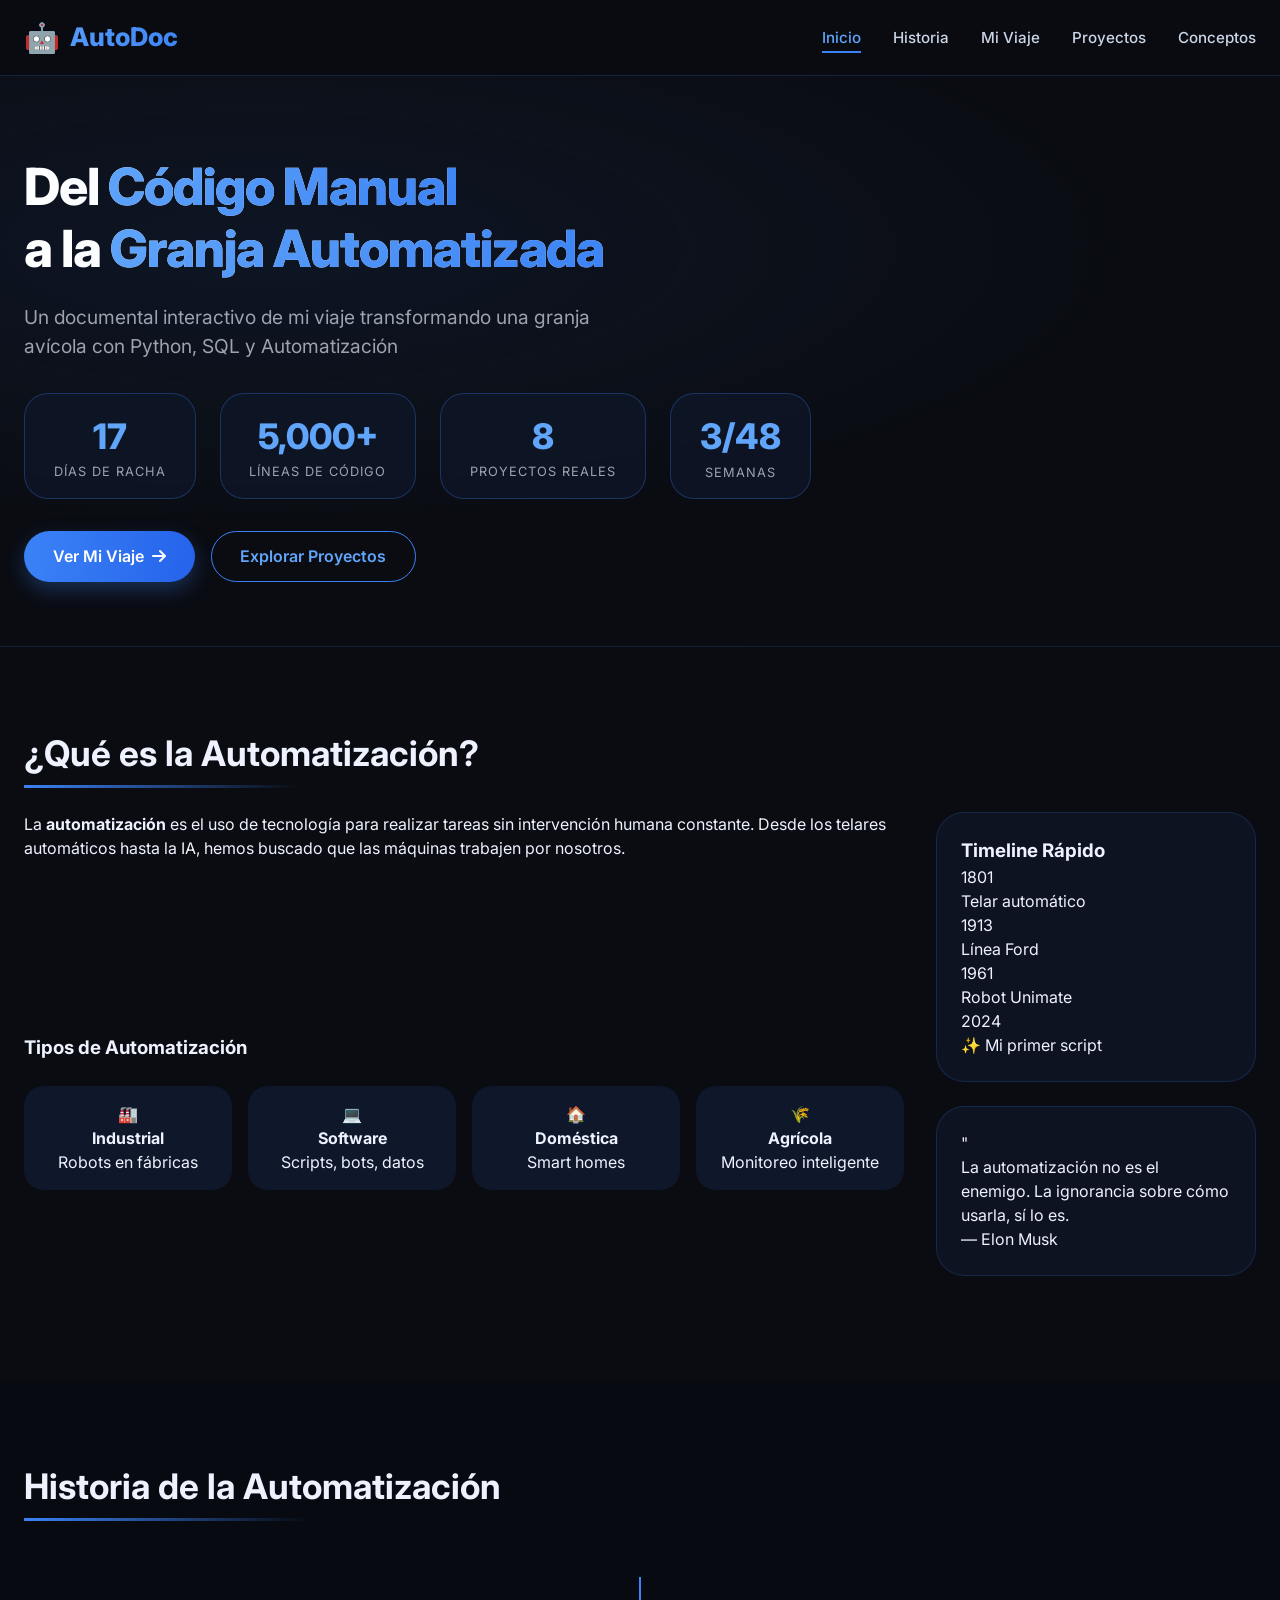
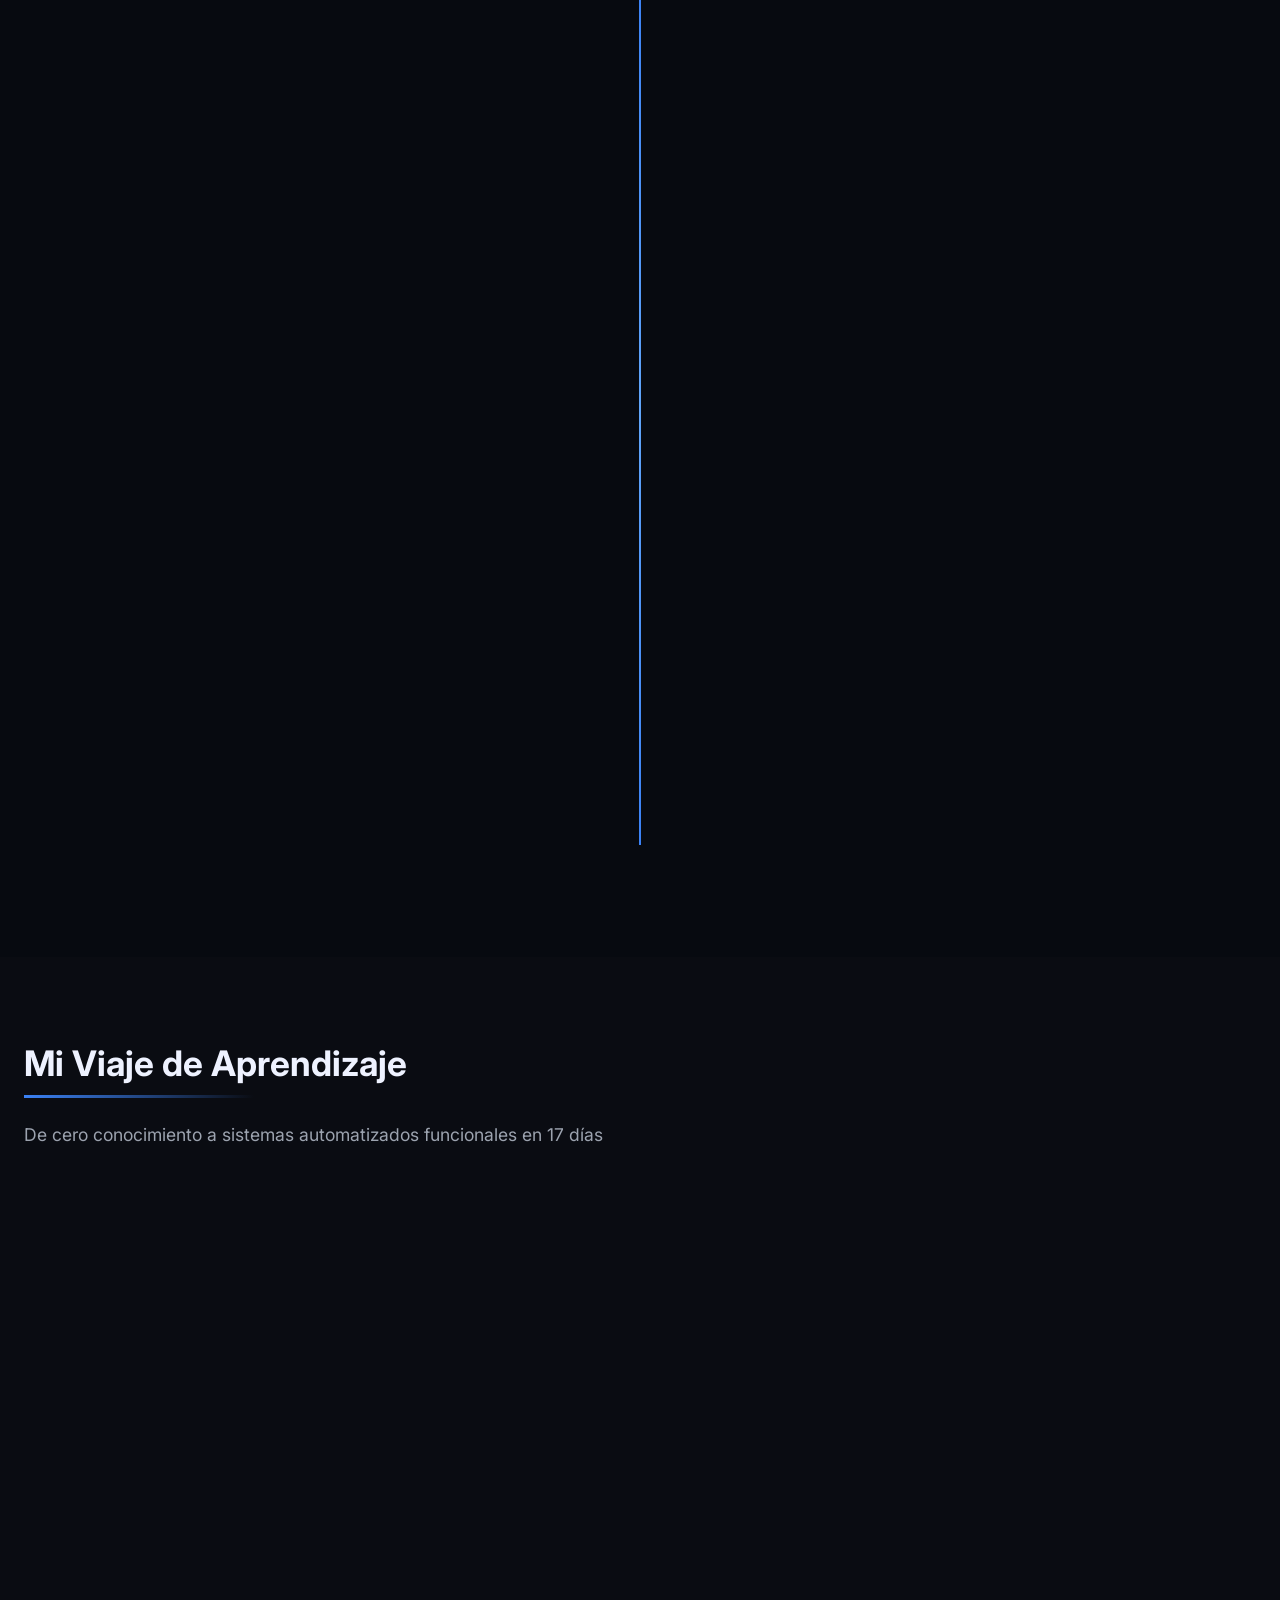
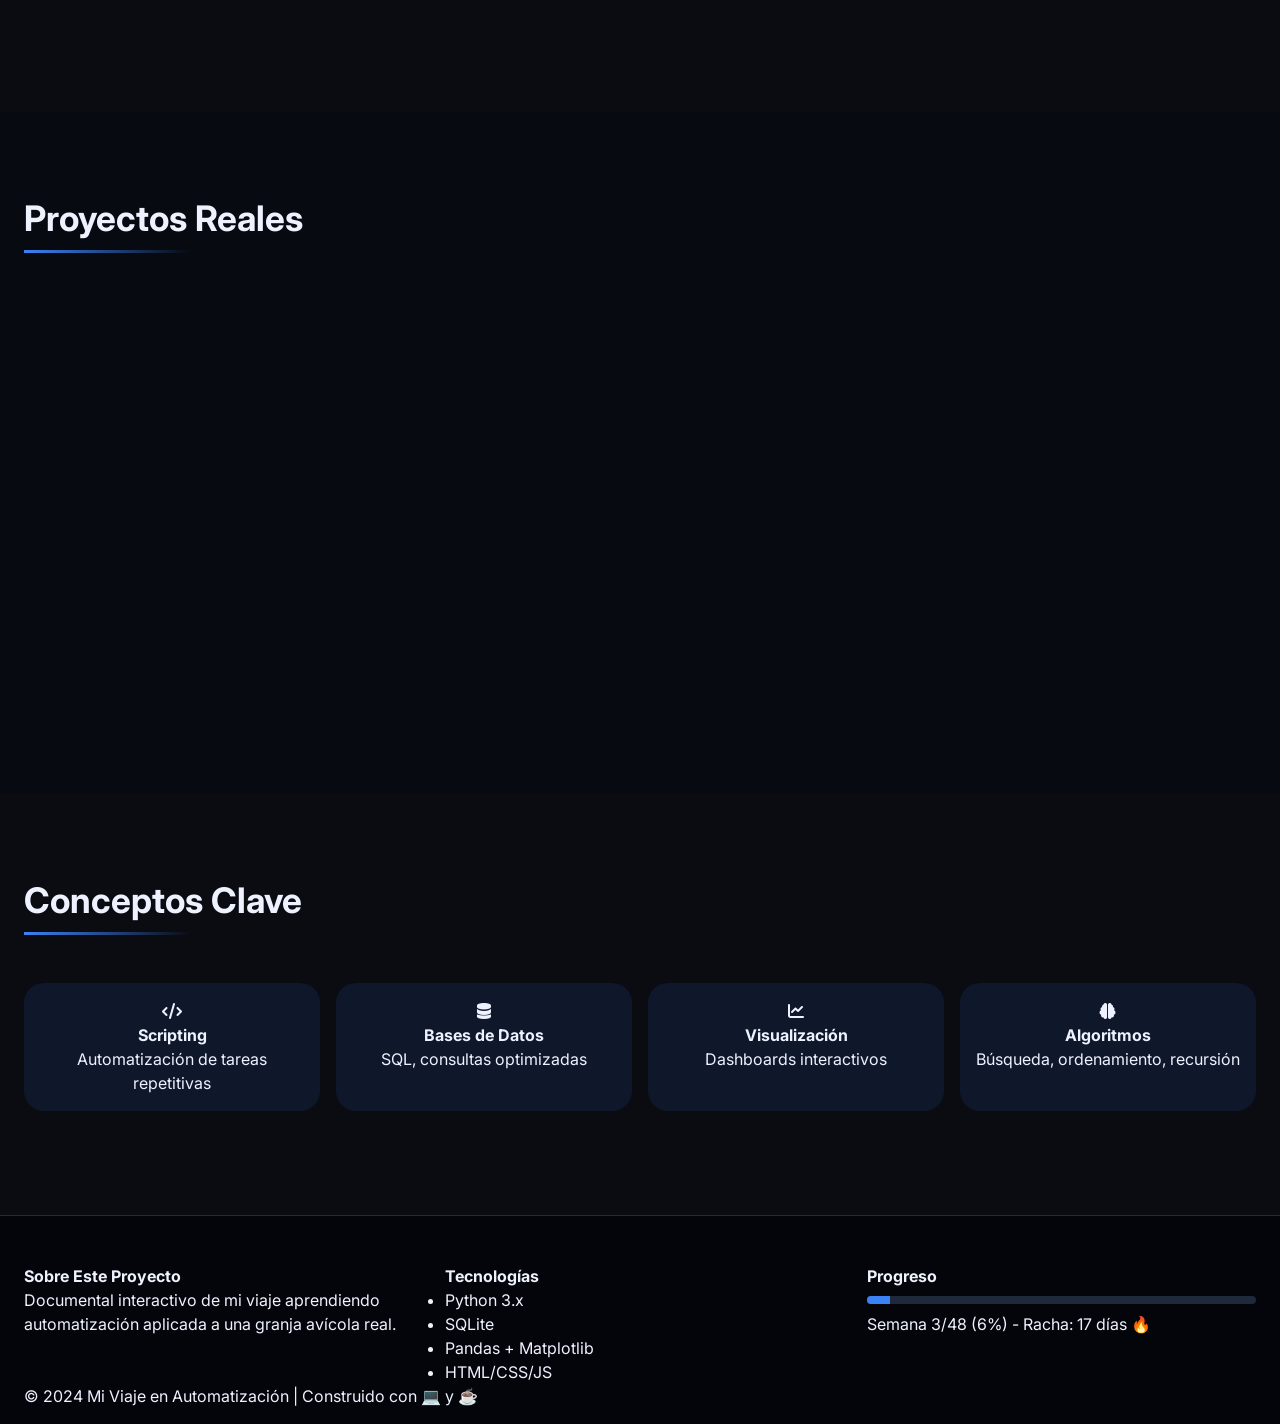
<file: index.html>
<!DOCTYPE html>
<html lang="es">
<head>
    <meta charset="UTF-8">
    <meta name="viewport" content="width=device-width, initial-scale=1.0, viewport-fit=cover">
    <title>Mi Viaje en Automatización | Del Código a la Granja Inteligente</title>
    <!-- Google Fonts + Font Awesome -->
    <link href="https://fonts.googleapis.com/css2?family=Inter:opsz,wght@14..32,300;14..32,400;14..32,500;14..32,600;14..32,700;14..32,800&display=swap" rel="stylesheet">
    <link rel="stylesheet" href="https://cdnjs.cloudflare.com/ajax/libs/font-awesome/6.0.0-beta3/css/all.min.css">
    <style>
        * {
            margin: 0;
            padding: 0;
            box-sizing: border-box;
        }

        body {
            font-family: 'Inter', sans-serif;
            background: #0a0c12;
            color: #eef2ff;
            line-height: 1.5;
            scroll-behavior: smooth;
            overflow-x: hidden;
        }

        /* custom scrollbar */
        ::-webkit-scrollbar {
            width: 8px;
        }
        ::-webkit-scrollbar-track {
            background: #11161f;
        }
        ::-webkit-scrollbar-thumb {
            background: #3b82f6;
            border-radius: 10px;
        }

        .container {
            max-width: 1280px;
            margin: 0 auto;
            padding: 0 24px;
        }

        /* ========== NAVBAR ========== */
        .navbar {
            position: sticky;
            top: 0;
            z-index: 100;
            background: rgba(10, 12, 18, 0.85);
            backdrop-filter: blur(16px);
            border-bottom: 1px solid rgba(59, 130, 246, 0.2);
            padding: 1rem 0;
            transition: all 0.2s;
        }
        .navbar .container {
            display: flex;
            justify-content: space-between;
            align-items: center;
            flex-wrap: wrap;
        }
        .logo {
            display: flex;
            align-items: center;
            gap: 10px;
            font-weight: 800;
            font-size: 1.6rem;
            background: linear-gradient(135deg, #60a5fa, #3b82f6);
            -webkit-background-clip: text;
            background-clip: text;
            color: transparent;
        }
        .logo-emoji {
            font-size: 1.8rem;
            background: none;
            -webkit-background-clip: unset;
            color: #60a5fa;
        }
        .nav-links {
            display: flex;
            gap: 2rem;
            list-style: none;
        }
        .nav-links a {
            text-decoration: none;
            font-weight: 500;
            color: #cbd5e6;
            transition: 0.2s;
            font-size: 0.95rem;
        }
        .nav-links a:hover, .nav-links a.active {
            color: #60a5fa;
            border-bottom: 2px solid #3b82f6;
            padding-bottom: 4px;
        }
        .menu-btn {
            display: none;
            font-size: 1.6rem;
            background: none;
            border: none;
            color: white;
            cursor: pointer;
        }
        @media (max-width: 768px) {
            .nav-links {
                display: none;
                width: 100%;
                flex-direction: column;
                align-items: center;
                gap: 1rem;
                padding: 1rem 0;
            }
            .nav-links.show {
                display: flex;
            }
            .menu-btn {
                display: block;
            }
        }

        /* ========== HERO ========== */
        .hero {
            padding: 5rem 0 4rem;
            background: radial-gradient(ellipse 70% 50% at 20% 30%, rgba(59,130,246,0.08), transparent);
            border-bottom: 1px solid rgba(59,130,246,0.15);
        }
        .hero-title {
            font-size: 3.2rem;
            font-weight: 800;
            line-height: 1.2;
            letter-spacing: -0.02em;
            background: linear-gradient(to right, #ffffff, #a5c9ff);
            -webkit-background-clip: text;
            background-clip: text;
            color: transparent;
        }
        .highlight {
            background: linear-gradient(135deg, #60a5fa, #3b82f6);
            -webkit-background-clip: text;
            background-clip: text;
            color: transparent;
        }
        .hero-subtitle {
            font-size: 1.2rem;
            color: #9ca3af;
            max-width: 600px;
            margin: 1.5rem 0 2rem;
        }
        .hero-stats {
            display: flex;
            flex-wrap: wrap;
            gap: 1.5rem;
            margin: 2rem 0;
        }
        .stat-card {
            background: rgba(15, 23, 42, 0.7);
            backdrop-filter: blur(4px);
            border: 1px solid rgba(59,130,246,0.3);
            border-radius: 24px;
            padding: 1rem 1.8rem;
            text-align: center;
            transition: all 0.2s;
        }
        .stat-card:hover {
            border-color: #3b82f6;
            transform: translateY(-4px);
            background: rgba(59,130,246,0.1);
        }
        .stat-number {
            font-size: 2.2rem;
            font-weight: 800;
            color: #60a5fa;
        }
        .stat-label {
            font-size: 0.8rem;
            text-transform: uppercase;
            letter-spacing: 1px;
            color: #9ca3af;
        }
        .cta-buttons {
            display: flex;
            gap: 1rem;
            flex-wrap: wrap;
        }
        .btn {
            padding: 0.8rem 1.8rem;
            border-radius: 40px;
            font-weight: 600;
            text-decoration: none;
            transition: all 0.2s;
            display: inline-flex;
            align-items: center;
            gap: 8px;
        }
        .btn-primary {
            background: linear-gradient(95deg, #3b82f6, #2563eb);
            color: white;
            box-shadow: 0 8px 20px rgba(59,130,246,0.3);
        }
        .btn-primary:hover {
            transform: translateY(-2px);
            box-shadow: 0 12px 28px rgba(59,130,246,0.4);
        }
        .btn-secondary {
            border: 1px solid #3b82f6;
            color: #60a5fa;
            background: transparent;
        }
        .btn-secondary:hover {
            background: rgba(59,130,246,0.1);
            transform: translateY(-2px);
        }

        /* section */
        .section {
            padding: 5rem 0;
        }
        .section-dark {
            background: #070a10;
        }
        .section-title {
            font-size: 2.2rem;
            font-weight: 700;
            margin-bottom: 2rem;
            position: relative;
            display: inline-block;
        }
        .section-title:after {
            content: '';
            position: absolute;
            bottom: -8px;
            left: 0;
            width: 60%;
            height: 3px;
            background: linear-gradient(90deg, #3b82f6, transparent);
        }
        .section-subtitle {
            color: #9ca3af;
            margin-bottom: 2rem;
            font-size: 1.1rem;
        }
        /* grid & cards */
        .content-grid {
            display: grid;
            grid-template-columns: 1fr 320px;
            gap: 2rem;
        }
        @media (max-width: 900px) {
            .content-grid {
                grid-template-columns: 1fr;
            }
        }
        .definition-card, .timeline-preview, .quote-card {
            background: rgba(18, 25, 45, 0.6);
            backdrop-filter: blur(8px);
            border-radius: 28px;
            border: 1px solid rgba(59,130,246,0.2);
            padding: 1.5rem;
            margin-bottom: 1.5rem;
        }
        .automation-types {
            display: grid;
            grid-template-columns: repeat(auto-fit, minmax(180px,1fr));
            gap: 1rem;
            margin: 1.5rem 0;
        }
        .type-card {
            background: #0f172a;
            border-radius: 20px;
            padding: 1rem;
            text-align: center;
            transition: 0.2s;
        }
        .type-card:hover { transform: translateY(-5px); border: 1px solid #3b82f6; }

        /* timeline */
        .timeline-container {
            position: relative;
            max-width: 1000px;
            margin: 2rem auto;
        }
        .timeline-container::before {
            content: '';
            position: absolute;
            left: 50%;
            transform: translateX(-50%);
            width: 2px;
            height: 100%;
            background: linear-gradient(to bottom, #3b82f6, #60a5fa, #3b82f6);
        }
        .timeline-block {
            display: flex;
            justify-content: flex-end;
            position: relative;
            margin-bottom: 2rem;
            width: 50%;
        }
        .timeline-block.left {
            left: 0;
            justify-content: flex-start;
        }
        .timeline-block.right {
            left: 50%;
        }
        .timeline-content {
            background: #0f172a;
            border-radius: 20px;
            padding: 1rem 1.5rem;
            width: 85%;
            border: 1px solid rgba(59,130,246,0.2);
            transition: 0.2s;
        }
        .timeline-content:hover {
            border-color: #3b82f6;
            transform: scale(1.02);
        }
        .timeline-tag {
            background: #1e293b;
            padding: 0.2rem 0.8rem;
            border-radius: 30px;
            font-size: 0.7rem;
        }
        @media (max-width: 700px) {
            .timeline-container::before { left: 20px; }
            .timeline-block { width: 100%; left: 0 !important; justify-content: flex-start; padding-left: 40px; }
            .timeline-block.right { left: 0; }
        }
        /* journey cards */
        .journey-grid {
            display: grid;
            grid-template-columns: repeat(auto-fit, minmax(260px, 1fr));
            gap: 1.8rem;
        }
        .week-card {
            background: #0f172a;
            border-radius: 28px;
            padding: 1.6rem;
            border: 1px solid #1e2d47;
            transition: all 0.25s;
        }
        .week-card:hover {
            border-color: #3b82f6;
            transform: translateY(-6px);
        }
        .week-header {
            display: flex;
            justify-content: space-between;
            margin-bottom: 1rem;
        }
        .week-number {
            font-weight: 800;
            background: #3b82f620;
            padding: 0.2rem 0.8rem;
            border-radius: 40px;
        }
        .week-status {
            color: #34d399;
        }
        .achievements {
            margin: 1rem 0;
            padding-left: 1.2rem;
        }
        .achievements li {
            margin: 0.5rem 0;
        }
        /* projects */
        .projects-grid {
            display: grid;
            grid-template-columns: repeat(auto-fit, minmax(320px, 1fr));
            gap: 2rem;
        }
        .project-card {
            background: #0f172a;
            border-radius: 28px;
            overflow: hidden;
            transition: 0.25s;
        }
        .project-card.featured {
            border: 1px solid #3b82f6;
            box-shadow: 0 0 20px rgba(59,130,246,0.2);
        }
        .project-image {
            background: linear-gradient(145deg, #1e293b, #0f172a);
            padding: 2rem;
            text-align: center;
            font-size: 3rem;
        }
        .project-badge {
            background: #3b82f6;
            display: inline-block;
            padding: 0.2rem 0.8rem;
            border-radius: 40px;
            font-size: 0.7rem;
        }
        .project-content {
            padding: 1.5rem;
        }
        .project-tags {
            display: flex;
            gap: 0.6rem;
            flex-wrap: wrap;
            margin: 1rem 0;
        }
        .tag {
            background: #1e293b;
            padding: 0.2rem 0.8rem;
            border-radius: 30px;
            font-size: 0.7rem;
        }
        .footer {
            background: #03050a;
            padding: 3rem 0 1rem;
            border-top: 1px solid #1e2d47;
        }
        .footer-content {
            display: grid;
            grid-template-columns: repeat(auto-fit, minmax(200px,1fr));
            gap: 2rem;
        }
        .progress-bar {
            background: #1e293b;
            border-radius: 20px;
            height: 8px;
            overflow: hidden;
            margin: 0.5rem 0;
        }
        .progress-fill {
            background: #3b82f6;
            width: 6%;
            height: 100%;
        }
        .back-to-top {
            position: fixed;
            bottom: 2rem;
            right: 2rem;
            background: #3b82f6;
            width: 44px;
            height: 44px;
            border-radius: 30px;
            display: flex;
            align-items: center;
            justify-content: center;
            cursor: pointer;
            opacity: 0;
            transition: 0.2s;
            box-shadow: 0 4px 12px black;
        }
        .back-to-top.show {
            opacity: 1;
        }
        /* animations */
        .fade-up {
            opacity: 0;
            transform: translateY(30px);
            transition: opacity 0.6s ease, transform 0.6s ease;
        }
        .fade-up.visible {
            opacity: 1;
            transform: translateY(0);
        }
    </style>
</head>
<body>

<nav class="navbar">
    <div class="container">
        <div class="logo">
            <span class="logo-emoji">🤖</span>
            <span class="logo-text">AutoDoc</span>
        </div>
        <button class="menu-btn" id="menuToggle"><i class="fas fa-bars"></i></button>
        <ul class="nav-links" id="navLinks">
            <li><a href="#inicio">Inicio</a></li>
            <li><a href="#historia">Historia</a></li>
            <li><a href="#mi-viaje">Mi Viaje</a></li>
            <li><a href="#proyectos">Proyectos</a></li>
            <li><a href="#conceptos">Conceptos</a></li>
        </ul>
    </div>
</nav>

<section id="inicio" class="hero">
    <div class="container">
        <div class="hero-content">
            <h1 class="hero-title">
                Del <span class="highlight">Código Manual</span><br>
                a la <span class="highlight">Granja Automatizada</span>
            </h1>
            <p class="hero-subtitle">
                Un documental interactivo de mi viaje transformando una granja avícola 
                con Python, SQL y Automatización
            </p>
            <div class="hero-stats">
                <div class="stat-card"><div class="stat-number" id="diasRacha">17</div><div class="stat-label">Días de Racha</div></div>
                <div class="stat-card"><div class="stat-number" id="lineasCodigo">5,000+</div><div class="stat-label">Líneas de Código</div></div>
                <div class="stat-card"><div class="stat-number" id="proyectos">8</div><div class="stat-label">Proyectos Reales</div></div>
                <div class="stat-card"><div class="stat-number" id="semanas">3/48</div><div class="stat-label">Semanas</div></div>
            </div>
            <div class="cta-buttons">
                <a href="#mi-viaje" class="btn btn-primary">Ver Mi Viaje <i class="fas fa-arrow-right"></i></a>
                <a href="#proyectos" class="btn btn-secondary">Explorar Proyectos</a>
            </div>
        </div>
    </div>
</section>

<!-- seccion automatización -->
<section class="section">
    <div class="container">
        <h2 class="section-title">¿Qué es la Automatización?</h2>
        <div class="content-grid">
            <div class="content-main">
                <p class="intro-text">La <strong>automatización</strong> es el uso de tecnología para realizar tareas sin intervención humana constante. Desde los telares automáticos hasta la IA, hemos buscado que las máquinas trabajen por nosotros.</p>
                <div class="definition-card">
                    <div class="definition-icon">🎯</div>
                    <div class="definition-content"><h3>En mi contexto</h3><p>Transformar procesos manuales de una granja avícola (contar huevos, registrar mortalidad, generar reportes) en sistemas automatizados que funcionan con un clic.</p></div>
                </div>
                <h3>Tipos de Automatización</h3>
                <div class="automation-types">
                    <div class="type-card"><div class="type-icon">🏭</div><h4>Industrial</h4><p>Robots en fábricas</p></div>
                    <div class="type-card"><div class="type-icon">💻</div><h4>Software</h4><p>Scripts, bots, datos</p></div>
                    <div class="type-card"><div class="type-icon">🏠</div><h4>Doméstica</h4><p>Smart homes</p></div>
                    <div class="type-card"><div class="type-icon">🌾</div><h4>Agrícola</h4><p>Monitoreo inteligente</p></div>
                </div>
            </div>
            <aside class="sidebar">
                <div class="timeline-preview"><h3>Timeline Rápido</h3>
                    <div class="timeline-item"><div class="year">1801</div><div class="event">Telar automático</div></div>
                    <div class="timeline-item"><div class="year">1913</div><div class="event">Línea Ford</div></div>
                    <div class="timeline-item"><div class="year">1961</div><div class="event">Robot Unimate</div></div>
                    <div class="timeline-item"><div class="year">2024</div><div class="event highlight-event">✨ Mi primer script</div></div>
                </div>
                <div class="quote-card"><div class="quote-icon">"</div><p class="quote-text">La automatización no es el enemigo. La ignorancia sobre cómo usarla, sí lo es.</p><p class="quote-author">— Elon Musk</p></div>
            </aside>
        </div>
    </div>
</section>

<section id="historia" class="section section-dark">
    <div class="container">
        <h2 class="section-title">Historia de la Automatización</h2>
        <div class="timeline-container">
            <div class="timeline-block left"><div class="timeline-content"><h3>1801 - Telar de Jacquard</h3><p>Primer sistema programable con tarjetas perforadas.</p><span class="timeline-tag">🧵 Textil</span></div></div>
            <div class="timeline-block right"><div class="timeline-content"><h3>1913 - Línea de Ensamblaje</h3><p>Ford revoluciona la manufactura: 12h → 93 min.</p><span class="timeline-tag">🚗 Automotriz</span></div></div>
            <div class="timeline-block left"><div class="timeline-content"><h3>1842 - Ada Lovelace</h3><p>Primera programadora de la historia.</p><span class="timeline-tag">💻 Computación</span></div></div>
            <div class="timeline-block right"><div class="timeline-content"><h3>1961 - Unimate</h3><p>Primer robot industrial en GM.</p><span class="timeline-tag">🤖 Robótica</span></div></div>
            <div class="timeline-block left"><div class="timeline-content"><h3>1989 - World Wide Web</h3><p>Automatización global.</p><span class="timeline-tag">🌐 Internet</span></div></div>
            <div class="timeline-block right"><div class="timeline-content"><h3>2024 - Mi Viaje</h3><p>Python automatizando granja avícola. 211 archivos organizados.</p><span class="timeline-tag">🐔 Avicultura</span></div></div>
        </div>
    </div>
</section>

<section id="mi-viaje" class="section">
    <div class="container">
        <h2 class="section-title">Mi Viaje de Aprendizaje</h2>
        <p class="section-subtitle">De cero conocimiento a sistemas automatizados funcionales en 17 días</p>
        <div class="journey-grid">
            <div class="week-card"><div class="week-header"><span class="week-number">Semana 1</span><span class="week-status">✅</span></div><h3>Fundamentos + Primera Automatización</h3><ul class="achievements"><li>🎯 Git + GitHub dominado</li><li>📦 Organizador de archivos (211 archivos)</li><li>📊 Dashboard visual con pandas</li><li>🧹 Limpiador de CSV profesional</li></ul><div class="week-stats"><span>7 días consecutivos</span><span>4 proyectos</span></div></div>
            <div class="week-card"><div class="week-header"><span class="week-number">Semana 2</span><span class="week-status">✅</span></div><h3>Fundamentos Computacionales</h3><ul class="achievements"><li>🧠 Referencias vs Copias</li><li>⚡ Big O Notation (1000x optimización)</li><li>📚 Estructuras de datos</li><li>🔄 Recursión</li></ul><div class="week-stats"><span>5 días perfectos</span><span>4 challenges</span></div></div>
            <div class="week-card"><div class="week-header"><span class="week-number">Semana 3</span><span class="week-status">✅</span></div><h3>Algoritmos + SQL + Dashboard</h3><ul class="achievements"><li>🔍 Búsqueda binaria (1303x más rápida)</li><li>🗄️ Primera base de datos SQL</li><li>🔗 JOINs y queries avanzadas</li><li>📊 Dashboard visual con 5 gráficos</li></ul><div class="week-stats"><span>5 días completados</span><span>1 proyecto integrador</span></div></div>
            <div class="week-card week-future"><div class="week-header"><span class="week-number">Semana 4+</span><span class="week-status">🚀 En progreso</span></div><h3>Sitio Web + Portfolio</h3><ul class="achievements"><li>🌐 HTML + CSS + JavaScript</li><li>📝 Documental interactivo</li><li>🎨 Diseño profesional</li><li>🚀 Deploy en internet</li></ul><div class="week-stats"><span>En desarrollo</span><span>45 semanas restantes</span></div></div>
        </div>
    </div>
</section>

<section id="proyectos" class="section section-dark">
    <div class="container">
        <h2 class="section-title">Proyectos Reales</h2>
        <div class="projects-grid">
            <div class="project-card featured"><div class="project-image"><div class="project-badge">Featured</div><div class="placeholder-img">📊</div></div><div class="project-content"><h3>Dashboard Granja Avícola</h3><p>Sistema completo con SQL + Python + Visualizaciones que genera 5 gráficos profesionales automáticamente.</p><div class="project-tags"><span class="tag">Python</span><span class="tag">SQLite</span><span class="tag">Matplotlib</span></div><div class="project-stats"><span>🎯 Día 17</span><span>⚡ 18,250 registros</span></div></div></div>
            <div class="project-card"><div class="project-image"><div class="placeholder-img">📁</div></div><div class="project-content"><h3>Organizador Inteligente</h3><p>Script que organiza archivos automáticamente por tipo, con logs y reportes JSON.</p><div class="project-tags"><span class="tag">Python</span><span class="tag">CLI</span></div><div class="project-stats"><span>🎯 Día 1-3</span><span>📦 211 archivos</span></div></div></div>
            <div class="project-card"><div class="project-image"><div class="placeholder-img">🧹</div></div><div class="project-content"><h3>Limpiador CSV</h3><p>Herramienta que limpia datos sucios: duplicados, nulos, formatos inconsistentes.</p><div class="project-tags"><span class="tag">Pandas</span><span class="tag">Data Cleaning</span></div><div class="project-stats"><span>🎯 Día 6</span><span>🧹 456 → 319 filas</span></div></div></div>
        </div>
    </div>
</section>

<section id="conceptos" class="section">
    <div class="container">
        <h2 class="section-title">Conceptos Clave</h2>
        <div class="automation-types" style="grid-template-columns: repeat(auto-fit, minmax(200px,1fr));">
            <div class="type-card"><i class="fas fa-code"></i><h4>Scripting</h4><p>Automatización de tareas repetitivas</p></div>
            <div class="type-card"><i class="fas fa-database"></i><h4>Bases de Datos</h4><p>SQL, consultas optimizadas</p></div>
            <div class="type-card"><i class="fas fa-chart-line"></i><h4>Visualización</h4><p>Dashboards interactivos</p></div>
            <div class="type-card"><i class="fas fa-brain"></i><h4>Algoritmos</h4><p>Búsqueda, ordenamiento, recursión</p></div>
        </div>
    </div>
</section>

<footer class="footer">
    <div class="container">
        <div class="footer-content">
            <div class="footer-section"><h4>Sobre Este Proyecto</h4><p>Documental interactivo de mi viaje aprendiendo automatización aplicada a una granja avícola real.</p></div>
            <div class="footer-section"><h4>Tecnologías</h4><ul><li>Python 3.x</li><li>SQLite</li><li>Pandas + Matplotlib</li><li>HTML/CSS/JS</li></ul></div>
            <div class="footer-section"><h4>Progreso</h4><div class="progress-bar"><div class="progress-fill" style="width:6%"></div></div><p>Semana 3/48 (6%) - Racha: 17 días 🔥</p></div>
        </div>
        <div class="footer-bottom"><p>&copy; 2024 Mi Viaje en Automatización | Construido con 💻 y ☕</p></div>
    </div>
</footer>
<div class="back-to-top" id="backToTop"><i class="fas fa-arrow-up"></i></div>

<script>
    // Mobile menu toggle
    const menuToggle = document.getElementById('menuToggle');
    const navLinks = document.getElementById('navLinks');
    if(menuToggle) {
        menuToggle.addEventListener('click', () => navLinks.classList.toggle('show'));
    }

    // Active link highlight on scroll
    const sections = document.querySelectorAll('section[id]');
    const navItems = document.querySelectorAll('.nav-links a');
    function updateActive() {
        let scrollPos = window.scrollY + 120;
        sections.forEach(sec => {
            const top = sec.offsetTop;
            const bottom = top + sec.offsetHeight;
            if(scrollPos >= top && scrollPos < bottom) {
                const id = sec.getAttribute('id');
                navItems.forEach(link => {
                    link.classList.remove('active');
                    if(link.getAttribute('href') === '#'+id) link.classList.add('active');
                });
            }
        });
    }
    window.addEventListener('scroll', updateActive);
    updateActive();

    // Back to top
    const backBtn = document.getElementById('backToTop');
    window.addEventListener('scroll', () => {
        if(window.scrollY > 500) backBtn.classList.add('show');
        else backBtn.classList.remove('show');
    });
    backBtn.addEventListener('click', () => window.scrollTo({top:0,behavior:'smooth'}));

    // Animate counters on stats when visible
    function animateNumber(element, final, suffix='') {
        let start = 0;
        const duration = 1200;
        const step = Math.ceil(final / (duration/16));
        const timer = setInterval(() => {
            start += step;
            if(start >= final) {
                element.innerText = final + suffix;
                clearInterval(timer);
            } else element.innerText = start + suffix;
        }, 16);
    }
    const statNumbers = [
        {el: document.getElementById('diasRacha'), val: 17, suffix: ''},
        {el: document.getElementById('lineasCodigo'), val: 5200, suffix: '+'},
        {el: document.getElementById('proyectos'), val: 8, suffix: ''},
        {el: document.getElementById('semanas'), val: 3, suffix: '/48'}
    ];
    const observer = new IntersectionObserver((entries) => {
        entries.forEach(entry => {
            if(entry.isIntersecting) {
                statNumbers.forEach(s => {
                    if(s.el && s.el.innerText.includes('+') === false && s.el.innerText !== String(s.val)) {
                        if(s.suffix === '/48') s.el.innerText = s.val + '/48';
                        else animateNumber(s.el, s.val, s.suffix);
                    }
                });
                observer.unobserve(entry.target);
            }
        });
    }, {threshold:0.5});
    const heroStats = document.querySelector('.hero-stats');
    if(heroStats) observer.observe(heroStats);

    // fade-up animation on scroll
    const fadeElements = document.querySelectorAll('.week-card, .project-card, .timeline-block, .definition-card');
    const fadeObserver = new IntersectionObserver((entries) => {
        entries.forEach(e => {
            if(e.isIntersecting) e.target.classList.add('visible');
            else e.target.classList.remove('visible');
        });
    }, {threshold:0.1});
    fadeElements.forEach(el => {
        el.classList.add('fade-up');
        fadeObserver.observe(el);
    });
</script>
</body>
</html>
</file>
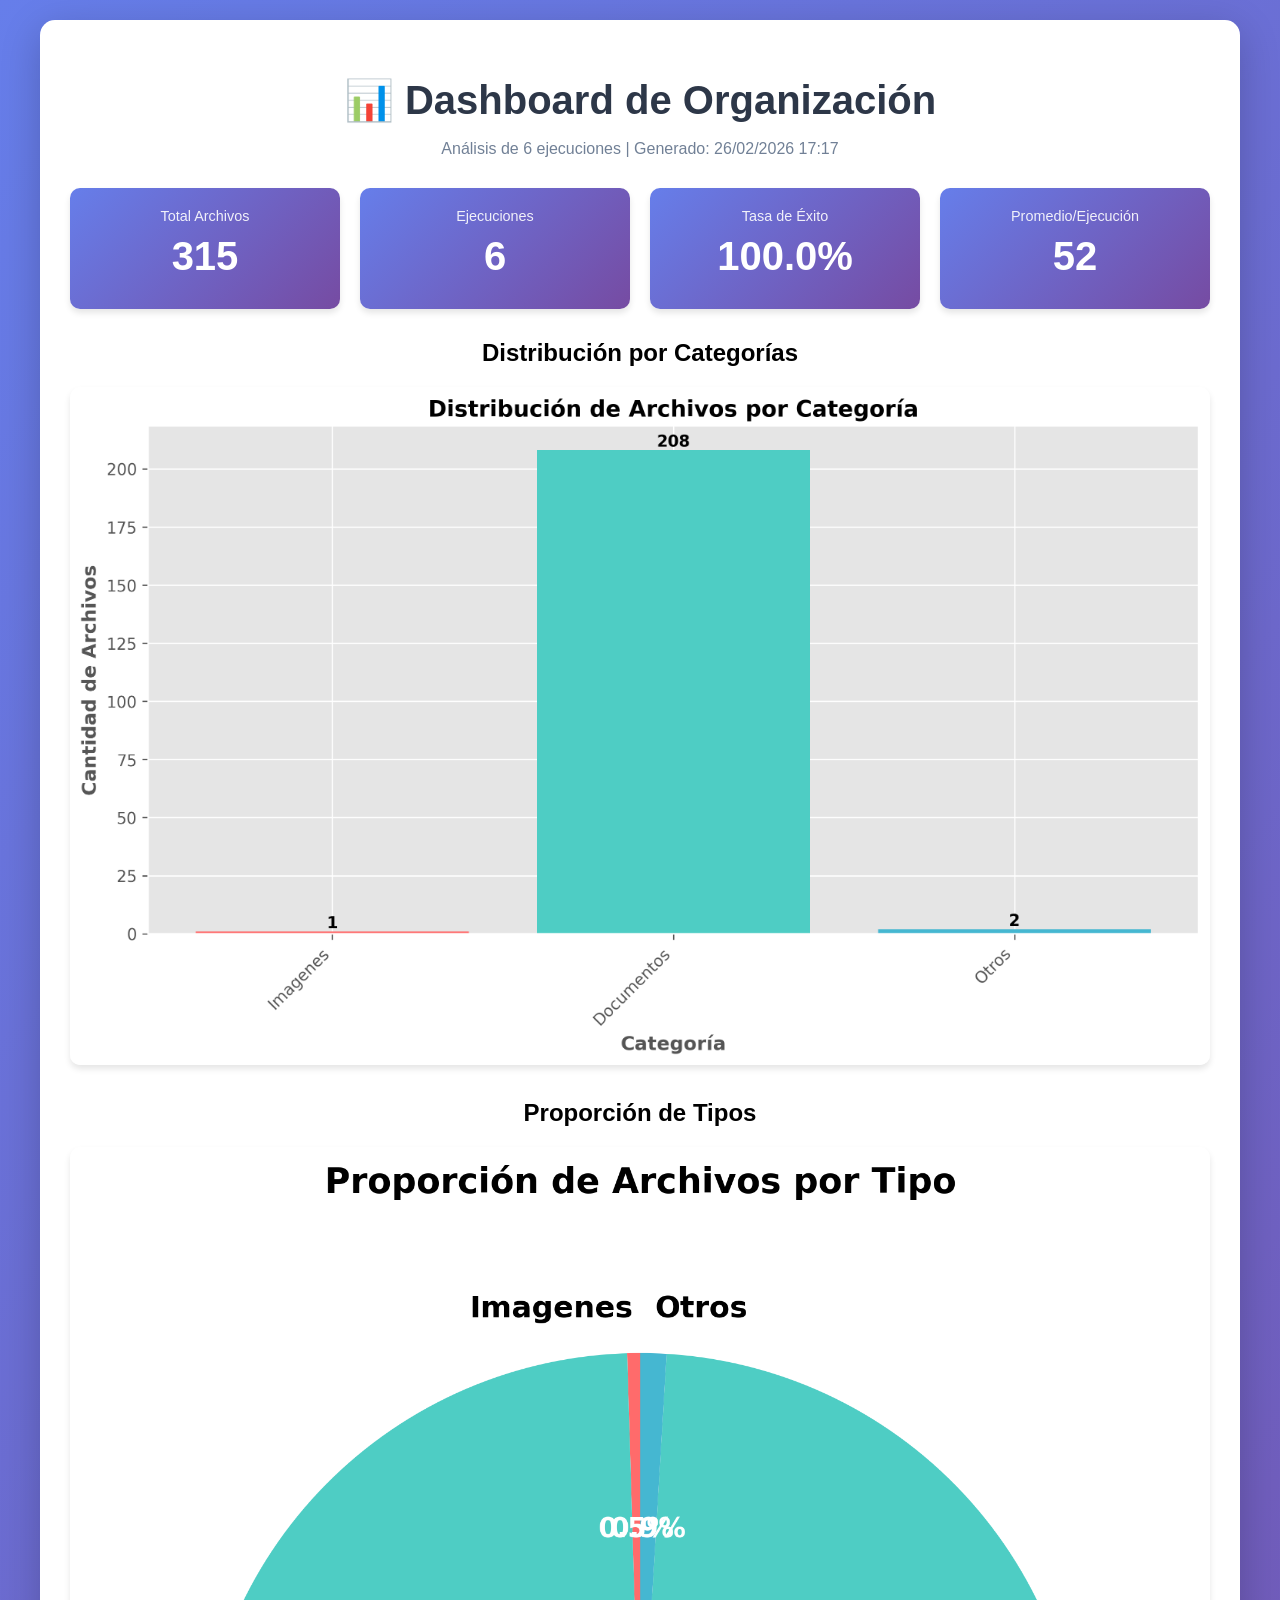
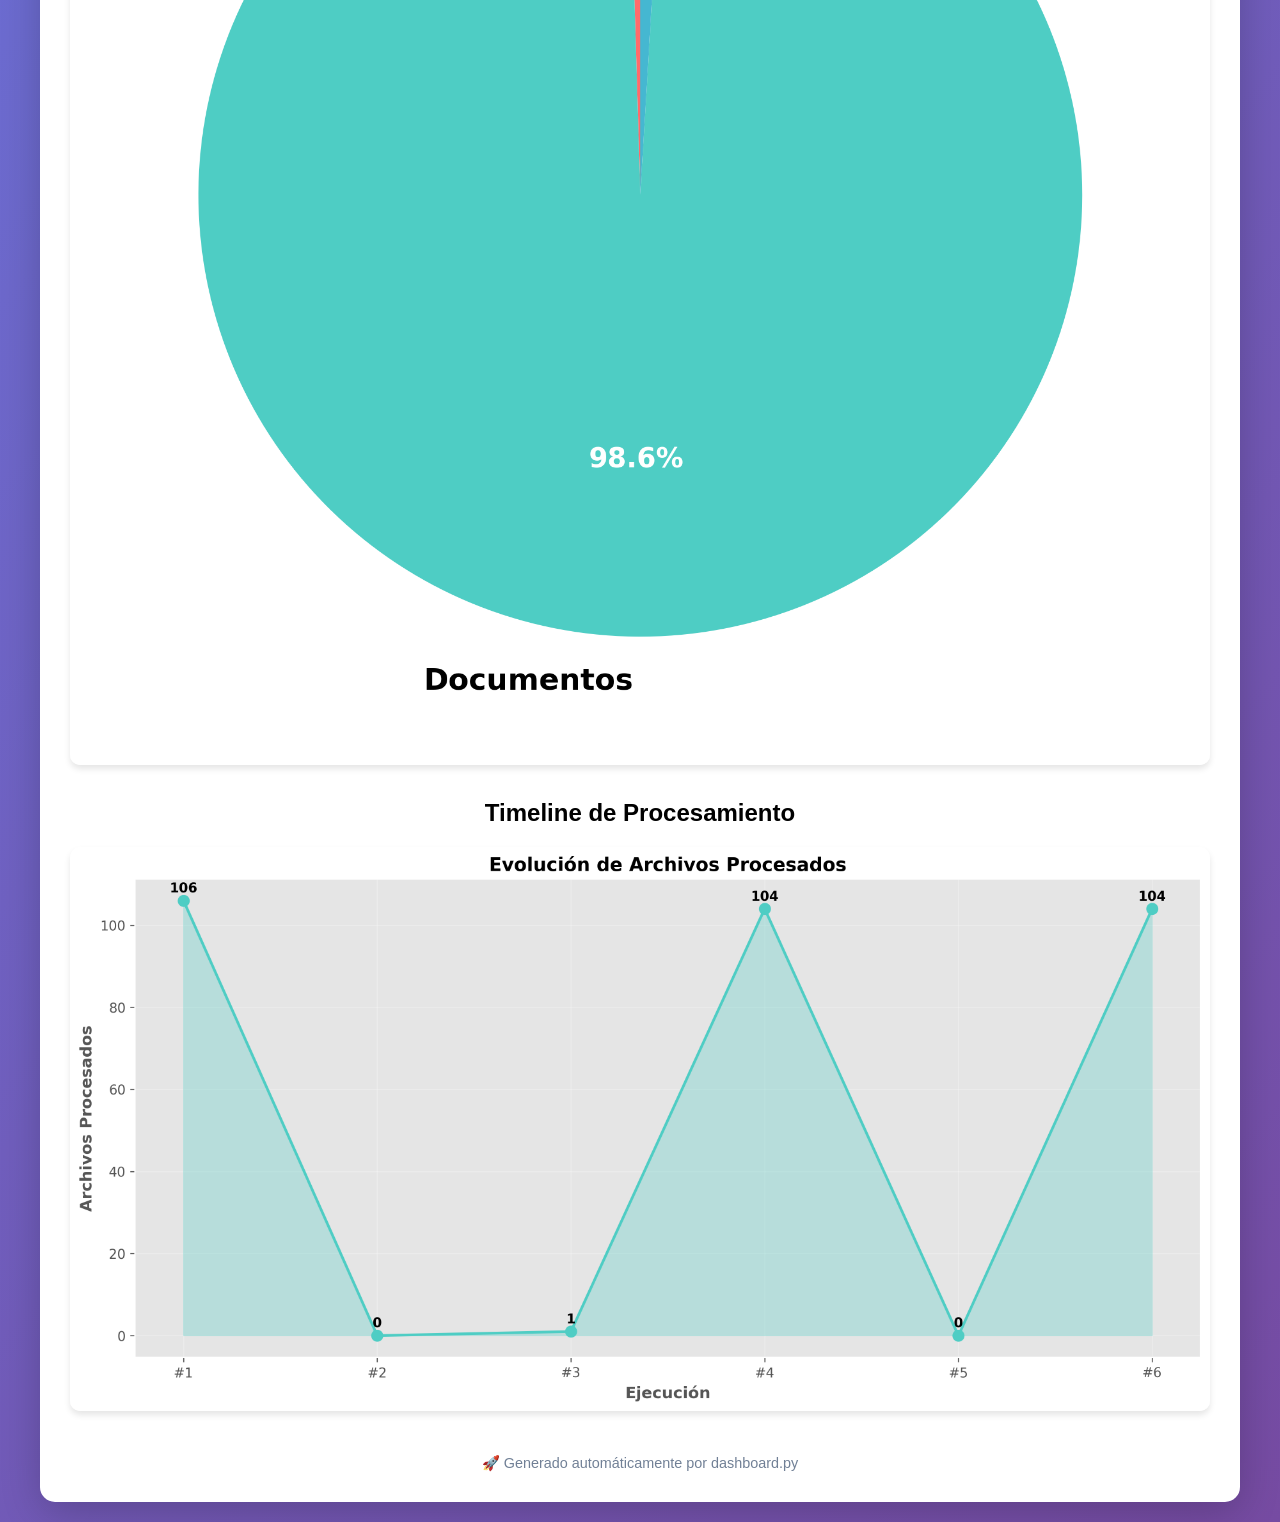
<file: dashboard.html>
<!DOCTYPE html>
<html lang="es">
<head>
    <meta charset="UTF-8">
    <meta name="viewport" content="width=device-width, initial-scale=1.0">
    <title>Dashboard - Organizador de Archivos</title>
    <style>
        body {
            font-family: 'Segoe UI', Tahoma, Geneva, Verdana, sans-serif;
            max-width: 1200px;
            margin: 0 auto;
            padding: 20px;
            background: linear-gradient(135deg, #667eea 0%, #764ba2 100%);
        }
        .container {
            background: white;
            border-radius: 15px;
            padding: 30px;
            box-shadow: 0 10px 40px rgba(0,0,0,0.2);
        }
        h1 {
            color: #2d3748;
            text-align: center;
            font-size: 2.5em;
            margin-bottom: 10px;
        }
        .subtitle {
            text-align: center;
            color: #718096;
            margin-bottom: 30px;
        }
        .stats {
            display: grid;
            grid-template-columns: repeat(auto-fit, minmax(200px, 1fr));
            gap: 20px;
            margin: 30px 0;
        }
        .stat-card {
            background: linear-gradient(135deg, #667eea 0%, #764ba2 100%);
            color: white;
            padding: 20px;
            border-radius: 10px;
            text-align: center;
            box-shadow: 0 4px 6px rgba(0,0,0,0.1);
        }
        .stat-number {
            font-size: 2.5em;
            font-weight: bold;
            margin: 10px 0;
        }
        .stat-label {
            font-size: 0.9em;
            opacity: 0.9;
        }
        .chart {
            margin: 30px 0;
            text-align: center;
        }
        .chart img {
            max-width: 100%;
            border-radius: 10px;
            box-shadow: 0 4px 6px rgba(0,0,0,0.1);
        }
        .footer {
            text-align: center;
            margin-top: 40px;
            color: #718096;
            font-size: 0.9em;
        }
    </style>
</head>
<body>
    <div class="container">
        <h1>📊 Dashboard de Organización</h1>
        <p class="subtitle">Análisis de 6 ejecuciones | Generado: 26/02/2026 17:17</p>
        
        <div class="stats">
            <div class="stat-card">
                <div class="stat-label">Total Archivos</div>
                <div class="stat-number">315</div>
            </div>
            <div class="stat-card">
                <div class="stat-label">Ejecuciones</div>
                <div class="stat-number">6</div>
            </div>
            <div class="stat-card">
                <div class="stat-label">Tasa de Éxito</div>
                <div class="stat-number">100.0%</div>
            </div>
            <div class="stat-card">
                <div class="stat-label">Promedio/Ejecución</div>
                <div class="stat-number">52</div>
            </div>
        </div>
        
        <div class="chart">
            <h2>Distribución por Categorías</h2>
            <img src="dashboard_categorias.png" alt="Categorías">
        </div>
        
        <div class="chart">
            <h2>Proporción de Tipos</h2>
            <img src="dashboard_proporcion.png" alt="Proporción">
        </div>
        
        <div class="chart">
            <h2>Timeline de Procesamiento</h2>
            <img src="dashboard_timeline.png" alt="Timeline">
        </div>
        
        <div class="footer">
            🚀 Generado automáticamente por dashboard.py
        </div>
    </div>
</body>
</html>
</file>
